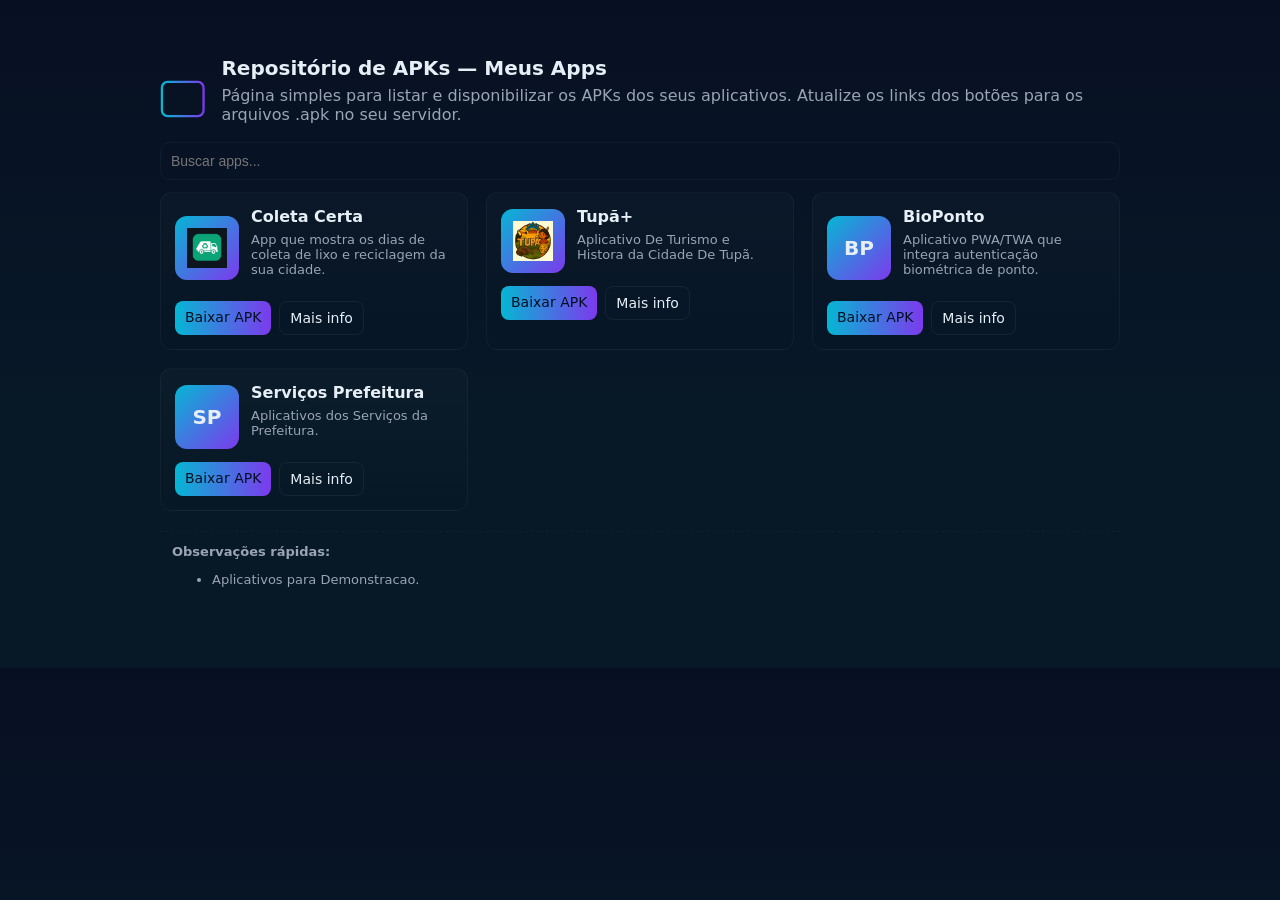
<file: apps.html>
<!doctype html>
<html lang="pt-BR">
<head>
  <meta charset="utf-8">
  <meta name="viewport" content="width=device-width,initial-scale=1">
  <title>Download de APKs — Meus Apps</title>
  <style>
    :root{--bg:#0f1724;--card:#0b1220;--muted:#9aa4b2;--accent:#06b6d4}
    *{box-sizing:border-box}
    body{font-family:Inter,ui-sans-serif,system-ui,Segoe UI,Roboto,Helvetica,Arial; margin:0; background:linear-gradient(180deg,#071022 0%, #071827 60%); color:#e6eef6}
    .container{max-width:1000px;margin:36px auto;padding:20px}
    header{display:flex;align-items:center;gap:16px}
    header svg{width:56px;height:56px}
    h1{margin:0;font-size:20px}
    p.lead{margin:6px 0 18px;color:var(--muted)}

    .grid{display:grid;grid-template-columns:repeat(auto-fill,minmax(260px,1fr));gap:18px}
    .card{background:linear-gradient(180deg, rgba(255,255,255,0.02), rgba(0,0,0,0.02));border:1px solid rgba(255,255,255,0.04);padding:14px;border-radius:12px}
    .card .meta{display:flex;gap:12px;align-items:center}
    .icon{width:64px;height:64px;background:linear-gradient(135deg,var(--accent),#7c3aed);display:flex;align-items:center;justify-content:center;border-radius:12px;font-weight:700;font-size:20px}
    .name{font-size:16px;margin:0}
    .desc{color:var(--muted);font-size:13px;margin:6px 0 12px}
    .btn-row{display:flex;gap:8px}
    .btn{background:transparent;border:1px solid rgba(255,255,255,0.06);padding:8px 10px;border-radius:8px;color:inherit;text-decoration:none;font-size:14px}
    .btn.download{background:linear-gradient(90deg,var(--accent),#7c3aed);border:0;color:#021024}

    .note{margin-top:20px;padding:12px;color:var(--muted);font-size:13px;border-top:1px dashed rgba(255,255,255,0.03)}
    footer{margin-top:28px;color:var(--muted);font-size:13px}

    @media(max-width:520px){header{gap:10px} .icon{width:52px;height:52px}}
  </style>
</head>
<body>
  <div class="container">
    <header>
      <svg viewBox="0 0 24 24" fill="none" xmlns="http://www.w3.org/2000/svg">
        <rect x="1" y="3" width="22" height="18" rx="3" stroke="url(#g)" stroke-width="1.2"/>
        <defs><linearGradient id="g" x1="0" x2="1"><stop offset="0" stop-color="#06b6d4"/><stop offset="1" stop-color="#7c3aed"/></linearGradient></defs>
      </svg>
      <div>
        <h1>Repositório de APKs — Meus Apps</h1>
        <p class="lead">Página simples para listar e disponibilizar os APKs dos seus aplicativos. Atualize os links dos botões para os arquivos .apk no seu servidor.</p>
      </div>
    </header>

    <main>
      <div style="margin-bottom:12px">
        <input id="search" placeholder="Buscar apps..." style="width:100%;padding:10px;border-radius:10px;border:1px solid rgba(255,255,255,0.04);background:transparent;color:inherit;font-size:14px">
      </div>

      <section class="grid" id="apps">
        <!-- App 1 -->
        <article class="card" data-name="Coleta Certa">
          <div class="meta">
            <div class="icon">
            <img src="icons/icon_coleta.png" alt="Tupã+" width="40" height="40">
            </div>
            <div style="flex:1">
              <h3 class="name">Coleta Certa</h3>
              <div class="desc">App que mostra os dias de coleta de lixo e reciclagem da sua cidade.</div>
            </div>
          </div>
          <div class="btn-row" style="margin-top:12px">
            <a class="btn download" href="apks/coleta-certa.apk" download>Baixar APK</a>
            <a class="btn" href="#" onclick="showInfo(event,'coleta-certa')">Mais info</a>
          </div>
        </article>

        <!-- App 2 -->
        <article class="card" data-name="Tupã+">
          <div class="meta">
        <div class="icon">
            <img src="icons/logo_tupaplus.png" alt="Tupã+" width="40" height="40">
        </div>
            <div style="flex:1">
              <h3 class="name">Tupã+</h3>
              <div class="desc">Aplicativo De Turismo e Histora da Cidade De Tupã.</div>
            </div>
          </div>
          <div class="btn-row" style="margin-top:12px">
            <a class="btn download" href="apks/tupa-plus.apk" download>Baixar APK</a>
            <a class="btn" href="#" onclick="showInfo(event,'tupa-plus')">Mais info</a>
          </div>
        </article>

        <!-- App 3 - exemplo adicional -->
        <article class="card" data-name="BioPonto">
          <div class="meta">
            <div class="icon">BP</div>
            <div style="flex:1">
              <h3 class="name">BioPonto</h3>
              <div class="desc">Aplicativo PWA/TWA que integra autenticação biométrica de ponto.</div>
            </div>
          </div>
          <div class="btn-row" style="margin-top:12px">
            <a class="btn download" href="apks/bioponto.apk" download>Baixar APK</a>
            <a class="btn" href="#" onclick="showInfo(event,'bioponto')">Mais info</a>
          </div>
        </article>

        <!-- App 4 - exemplo adicional -->
        <article class="card" data-name="Serviços">
          <div class="meta">
            <div class="icon">SP</div>
            <div style="flex:1">
              <h3 class="name">Serviços Prefeitura</h3>
              <div class="desc">Aplicativos dos Serviços da Prefeitura.</div>
            </div>
          </div>
          <div class="btn-row" style="margin-top:12px">
            <a class="btn download" href="apks/servicos.apk" download>Baixar APK</a>
            <a class="btn" href="#" onclick="showInfo(event,'bioponto')">Mais info</a>
          </div>
        </article>

      </section>

      <div class="note">
        <strong>Observações rápidas:</strong>
        <ul>
          <li>Aplicativos para Demonstracao.</li>
        </ul>
      </div>

    </main>
  </div>

  <script>
    const search = document.getElementById('search');
    const cards = Array.from(document.querySelectorAll('#apps article'));
    search.addEventListener('input', ()=>{
      const q = search.value.trim().toLowerCase();
      cards.forEach(c=>{
        const name = c.dataset.name.toLowerCase();
        c.style.display = name.includes(q) ? '' : 'none';
      });
    });

    function showInfo(e,id){
      e.preventDefault();
      alert('Abra o arquivo HTML e atualize a seção do app com informações detalhadas, screenshots e o hash SHA-256 para: '+id);
    }
  </script>
</body>
</html>
</file>
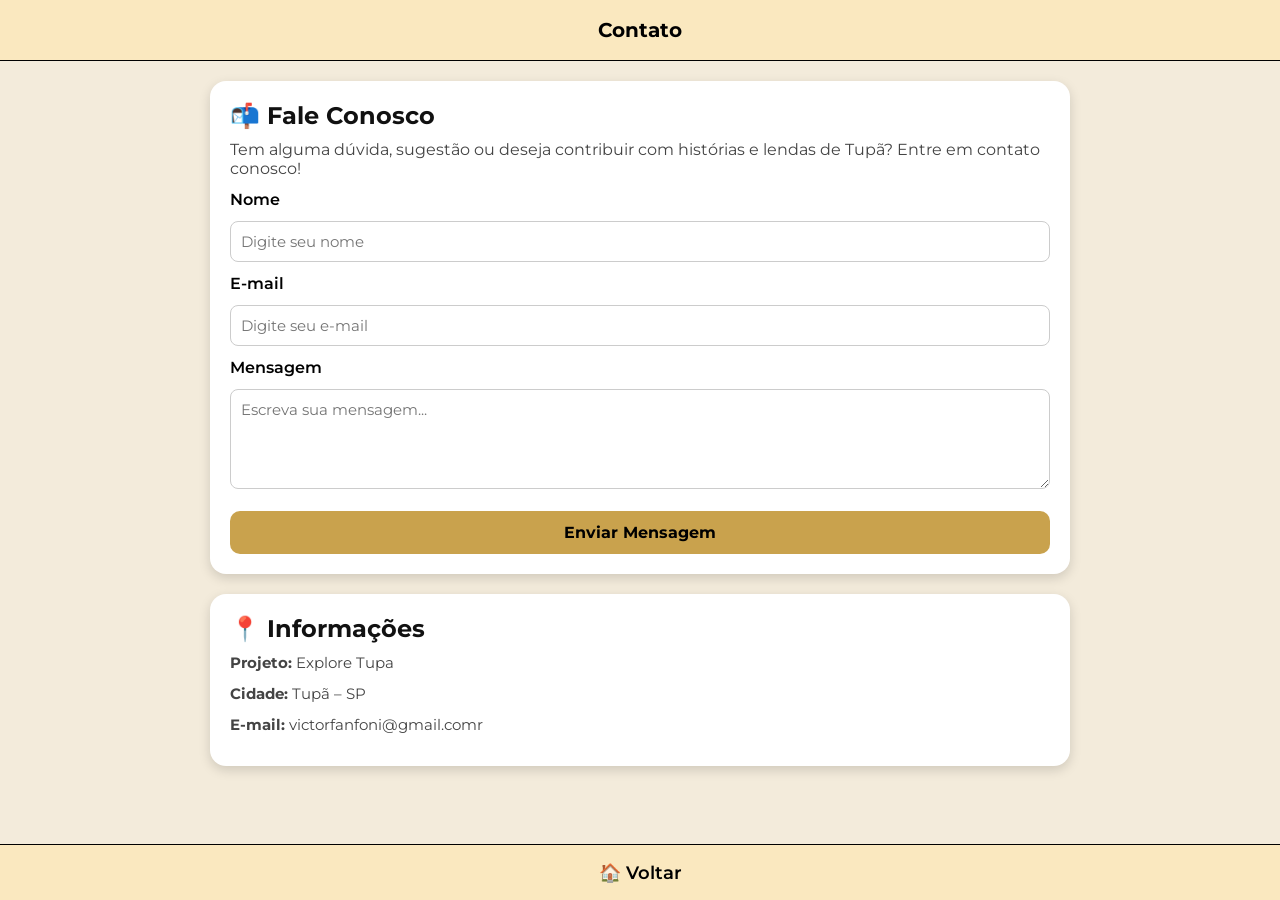
<file: contato.html>
<!DOCTYPE html>
<html lang="pt-BR">
<head>
<meta charset="UTF-8">
<meta name="viewport" content="width=device-width, initial-scale=1.0">
<title>Contato | Raízes de Tupã</title>

<link href="https://fonts.googleapis.com/css2?family=Montserrat:wght@400;600;700&display=swap" rel="stylesheet">

<style>
:root{
    --bg:#F3EBDB;
    --toolbar:#FAE8BF;
    --card:#FFFFFF;
    --dourado:#C9A24D;
    --texto:#111;
}

*{
    margin:0;
    padding:0;
    box-sizing:border-box;
    font-family:'Montserrat',sans-serif;
}

body{
    background:var(--bg);
    padding-bottom:70px;
}

/* HEADER */
header{
    background:var(--toolbar);
    padding:18px;
    text-align:center;
    font-size:20px;
    font-weight:700;
    border-bottom:1px solid #000;
}

/* CONTEÚDO */
main{
    max-width:900px;
    margin:auto;
    padding:20px;
}

/* CARD */
.card{
    background:var(--card);
    border-radius:16px;
    padding:20px;
    margin-bottom:20px;
    box-shadow:0 4px 12px rgba(0,0,0,.15);
}

.card h2{
    margin-bottom:10px;
    color:var(--texto);
}

.card p{
    margin-bottom:12px;
    color:#444;
}

/* FORM */
form{
    display:flex;
    flex-direction:column;
    gap:12px;
}

label{
    font-weight:600;
}

input, textarea{
    padding:10px;
    border-radius:8px;
    border:1px solid #ccc;
    font-size:15px;
}

textarea{
    resize:vertical;
    min-height:100px;
}

button{
    margin-top:10px;
    padding:12px;
    background:var(--dourado);
    border:none;
    border-radius:10px;
    font-size:16px;
    font-weight:700;
    cursor:pointer;
}

button:hover{
    opacity:.9;
}

/* INFO */
.info p{
    font-size:15px;
}

/* FOOTER */
footer{
    position:fixed;
    bottom:0;
    left:0;
    right:0;
    height:56px;
    background:var(--toolbar);
    display:flex;
    justify-content:center;
    align-items:center;
    border-top:1px solid #000;
}

footer a{
    text-decoration:none;
    color:#000;
    font-size:18px;
    font-weight:600;
}
</style>

</head>

<body>

<header>Contato</header>

<main>

<div class="card">
    <h2>📬 Fale Conosco</h2>
    <p>Tem alguma dúvida, sugestão ou deseja contribuir com histórias e lendas de Tupã?  
    Entre em contato conosco!</p>

    <form>
        <label for="nome">Nome</label>
        <input type="text" id="nome" placeholder="Digite seu nome" required>

        <label for="email">E-mail</label>
        <input type="email" id="email" placeholder="Digite seu e-mail" required>

        <label for="mensagem">Mensagem</label>
        <textarea id="mensagem" placeholder="Escreva sua mensagem..." required></textarea>

        <button type="submit">Enviar Mensagem</button>
    </form>
</div>

<div class="card info">
    <h2>📍 Informações</h2>
    <p><strong>Projeto:</strong> Explore Tupa</p>
    <p><strong>Cidade:</strong> Tupã – SP</p>
    <p><strong>E-mail:</strong> victorfanfoni@gmail.comr</p>
</div>

</main>

<footer>
    <a href="index.html">🏠 Voltar</a>
</footer>

</body>
</html>
</file>
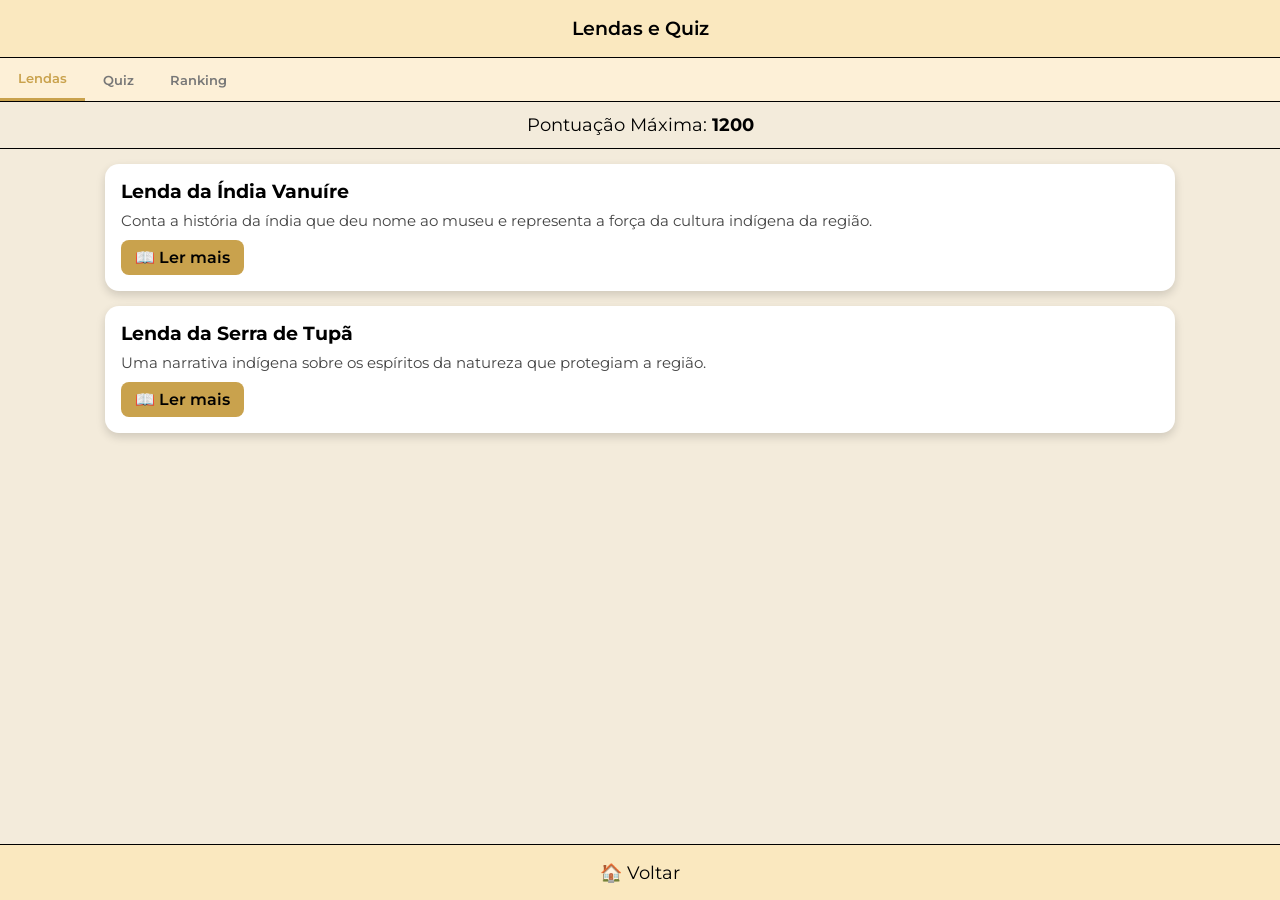
<file: lendas.html>
<!DOCTYPE html>
<html lang="pt-BR">
<head>
<meta charset="UTF-8">
<meta name="viewport" content="width=device-width, initial-scale=1.0">
<title>Lendas e Quiz</title>

<link href="https://fonts.googleapis.com/css2?family=Montserrat:wght@400;600;700&display=swap" rel="stylesheet">

<style>
:root{
    --bg:#F3EBDB;
    --toolbar:#FAE8BF;
    --tab:#FDF0D7;
    --dourado:#C9A24D;
    --texto:#111;
}

*{
    margin:0;
    padding:0;
    box-sizing:border-box;
    font-family:'Montserrat',sans-serif;
}

body{
    background:var(--bg);
    padding-bottom:70px;
}

/* TOOLBAR */
header{
    background:var(--toolbar);
    padding:17px;
    text-align:center;
    font-size:19px;
    font-weight:600;
    border-bottom:1px solid #000;
}

/* TABS */
.tabs{
    display:flex;
    background:var(--tab);
    overflow-x:auto;
    border-bottom:1px solid #000;
}

.tabs button{
    padding:12px 18px;
    background:none;
    border:none;
    cursor:pointer;
    font-weight:600;
    color:#777;
}

.tabs button.active{
    color:var(--dourado);
    border-bottom:3px solid var(--dourado);
}

/* PONTUAÇÃO */
.score{
    text-align:center;
    padding:12px;
    font-size:18px;
    border-bottom:1px solid #000;
}

/* LISTA */
main{
    max-width:1100px;
    margin:auto;
    padding:15px;
}

.card{
    background:#fff;
    border-radius:14px;
    padding:16px;
    margin-bottom:15px;
    box-shadow:0 4px 10px rgba(0,0,0,.15);
}

.card h3{
    margin-bottom:8px;
    color:#000;
}

.card p{
    color:#444;
    font-size:15px;
}

/* BOTÃO */
.btn{
    margin-top:10px;
    display:inline-block;
    padding:8px 14px;
    background:var(--dourado);
    color:#000;
    font-weight:600;
    border-radius:8px;
    text-decoration:none;
}

/* FOOTER */
footer{
    position:fixed;
    bottom:0;
    left:0;
    right:0;
    height:56px;
    background:var(--toolbar);
    display:flex;
    justify-content:center;
    align-items:center;
    border-top:1px solid #000;
}

footer a{
    text-decoration:none;
    color:#000;
    font-size:18px;
}

/* SEÇÕES */
.section{display:none;}
.section.active{display:block;}
</style>

<script>
function showTab(tab){
    document.querySelectorAll('.section').forEach(s=>s.classList.remove('active'));
    document.querySelectorAll('.tabs button').forEach(b=>b.classList.remove('active'));
    document.getElementById(tab).classList.add('active');
    document.getElementById(tab+'Btn').classList.add('active');
}
</script>

</head>

<body>

<header>Lendas e Quiz</header>

<div class="tabs">
    <button id="lendasBtn" class="active" onclick="showTab('lendas')">Lendas</button>
    <button id="quizBtn" onclick="showTab('quiz')">Quiz</button>
    <button id="rankingBtn" onclick="showTab('ranking')">Ranking</button>
</div>

<div class="score">
    Pontuação Máxima: <strong>1200</strong>
</div>

<main>

<!-- LENDAS -->
<section id="lendas" class="section active">

<div class="card">
<h3>Lenda da Índia Vanuíre</h3>
<p>Conta a história da índia que deu nome ao museu e representa a força da cultura indígena da região.</p>
<a class="btn" href="#">📖 Ler mais</a>
</div>

<div class="card">
<h3>Lenda da Serra de Tupã</h3>
<p>Uma narrativa indígena sobre os espíritos da natureza que protegiam a região.</p>
<a class="btn" href="#">📖 Ler mais</a>
</div>

</section>

<!-- QUIZ -->
<section id="quiz" class="section">

<div class="card">
<h3>Quiz Cultural</h3>
<p>Teste seus conhecimentos sobre a história e cultura de Tupã.</p>
<a class="btn" href="#">🎯 Iniciar Quiz</a>
</div>

<div class="card">
<h3>Quiz Infantil</h3>
<p>Versão divertida e educativa para crianças.</p>
<a class="btn" href="#">🧒 Jogar</a>
</div>

</section>

<!-- RANKING -->
<section id="ranking" class="section">

<div class="card">
<h3>🥇 1º Lugar</h3>
<p>Maria Silva — 1200 pontos</p>
</div>

<div class="card">
<h3>🥈 2º Lugar</h3>
<p>João Pereira — 980 pontos</p>
</div>

<div class="card">
<h3>🥉 3º Lugar</h3>
<p>Ana Souza — 870 pontos</p>
</div>

</section>

</main>

<footer>
<a href="index.html">🏠 Voltar</a>
</footer>

</body>
</html>
</file>
